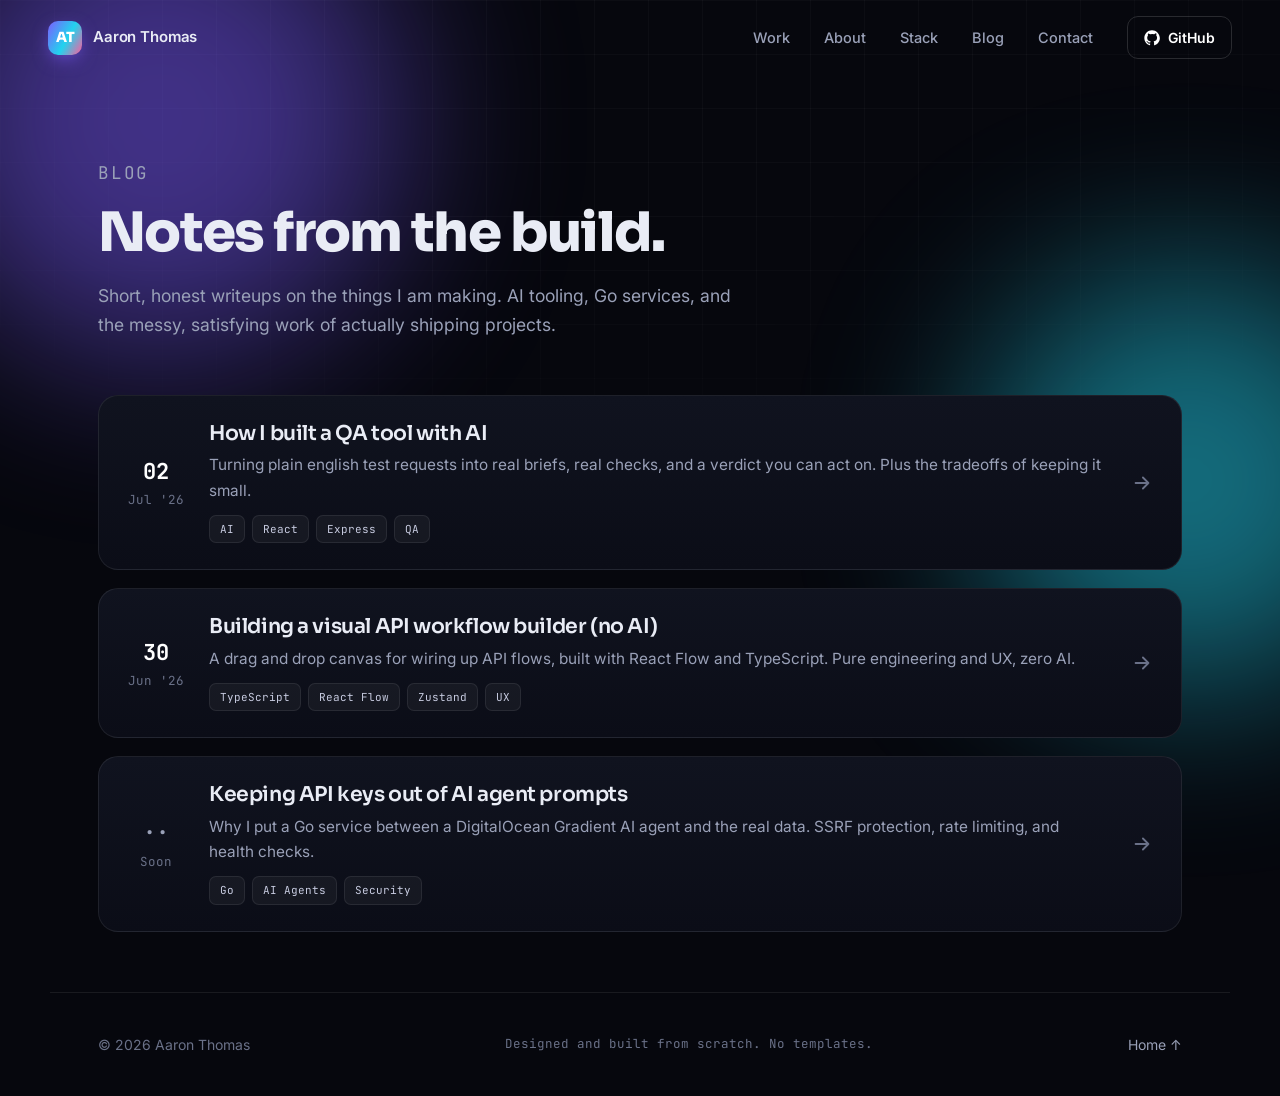
<file: blog/index.html>
<!doctype html>
<html lang="en">
<head>
  <meta charset="UTF-8" />
  <meta name="viewport" content="width=device-width, initial-scale=1.0" />
  <title>Blog · Aaron Thomas</title>
  <meta name="description" content="Notes on building software. AI tooling, Go services, and the craft of shipping projects, by Aaron Thomas." />
  <meta name="color-scheme" content="dark" />
  <link rel="preconnect" href="https://fonts.googleapis.com" />
  <link rel="preconnect" href="https://fonts.gstatic.com" crossorigin />
  <link href="https://fonts.googleapis.com/css2?family=Sora:wght@400;500;600;700;800&family=Inter:wght@400;500;600&family=JetBrains+Mono:wght@400;500&display=swap" rel="stylesheet" />
  <link rel="icon" href="data:image/svg+xml,<svg xmlns='http://www.w3.org/2000/svg' viewBox='0 0 100 100'><text y='.9em' font-size='90'>⚡</text></svg>" />
  <link rel="stylesheet" href="../styles.css" />
</head>
<body>
  <div class="bg-grid" aria-hidden="true"></div>
  <div class="bg-orbs" aria-hidden="true">
    <span class="orb orb--1"></span>
    <span class="orb orb--2"></span>
  </div>
  <div class="scroll-progress" aria-hidden="true"></div>

  <header class="nav is-scrolled" id="nav">
    <a href="../index.html" class="nav__brand">
      <span class="nav__mark">AT</span>
      <span class="nav__name">Aaron&nbsp;Thomas</span>
    </a>
    <nav class="nav__links" aria-label="Primary">
      <a href="../index.html#work">Work</a>
      <a href="../index.html#about">About</a>
      <a href="../index.html#stack">Stack</a>
      <a href="./index.html">Blog</a>
      <a href="../index.html#contact">Contact</a>
    </nav>
    <a class="nav__cta" href="https://github.com/ATKasem" target="_blank" rel="noopener">
      <svg viewBox="0 0 24 24" width="16" height="16" aria-hidden="true"><path fill="currentColor" d="M12 .5C5.7.5.5 5.7.5 12c0 5.1 3.3 9.4 7.9 10.9.6.1.8-.3.8-.6v-2c-3.2.7-3.9-1.5-3.9-1.5-.5-1.3-1.3-1.7-1.3-1.7-1.1-.7.1-.7.1-.7 1.2.1 1.8 1.2 1.8 1.2 1 1.8 2.8 1.3 3.5 1 .1-.8.4-1.3.7-1.6-2.6-.3-5.3-1.3-5.3-5.7 0-1.3.5-2.3 1.2-3.1-.1-.3-.5-1.5.1-3.1 0 0 1-.3 3.3 1.2a11.5 11.5 0 0 1 6 0C17.3 4.7 18.3 5 18.3 5c.6 1.6.2 2.8.1 3.1.8.8 1.2 1.8 1.2 3.1 0 4.4-2.7 5.4-5.3 5.7.4.4.8 1.1.8 2.2v3.3c0 .3.2.7.8.6 4.6-1.5 7.9-5.8 7.9-10.9C23.5 5.7 18.3.5 12 .5Z"/></svg>
      GitHub
    </a>
    <button class="nav__burger" aria-label="Toggle menu" aria-expanded="false"><span></span><span></span></button>
  </header>

  <main class="page">
    <div class="blog-head reveal">
      <p class="section__kicker">Blog</p>
      <h1>Notes from the build.</h1>
      <p>Short, honest writeups on the things I am making. AI tooling, Go services, and the messy, satisfying work of actually shipping projects.</p>
    </div>

    <div class="posts">
      <a href="./building-an-ai-qa-tool.html" class="post-card reveal">
        <div class="post-card__date"><b>02</b>Jul '26</div>
        <div class="post-card__main">
          <h3>How I built a QA tool with AI</h3>
          <p>Turning plain english test requests into real briefs, real checks, and a verdict you can act on. Plus the tradeoffs of keeping it small.</p>
          <div class="post-card__tags"><span>AI</span><span>React</span><span>Express</span><span>QA</span></div>
        </div>
        <svg class="post-card__arrow" viewBox="0 0 24 24" width="22" height="22" aria-hidden="true"><path fill="none" stroke="currentColor" stroke-width="2" stroke-linecap="round" stroke-linejoin="round" d="M5 12h14M13 6l6 6-6 6"/></svg>
      </a>

      <a href="./api-workflow-builder.html" class="post-card reveal">
        <div class="post-card__date"><b>30</b>Jun '26</div>
        <div class="post-card__main">
          <h3>Building a visual API workflow builder (no AI)</h3>
          <p>A drag and drop canvas for wiring up API flows, built with React Flow and TypeScript. Pure engineering and UX, zero AI.</p>
          <div class="post-card__tags"><span>TypeScript</span><span>React Flow</span><span>Zustand</span><span>UX</span></div>
        </div>
        <svg class="post-card__arrow" viewBox="0 0 24 24" width="22" height="22" aria-hidden="true"><path fill="none" stroke="currentColor" stroke-width="2" stroke-linecap="round" stroke-linejoin="round" d="M5 12h14M13 6l6 6-6 6"/></svg>
      </a>

      <div class="post-card post-card--soon reveal">
        <div class="post-card__date"><b>··</b>Soon</div>
        <div class="post-card__main">
          <h3>Keeping API keys out of AI agent prompts</h3>
          <p>Why I put a Go service between a DigitalOcean Gradient AI agent and the real data. SSRF protection, rate limiting, and health checks.</p>
          <div class="post-card__tags"><span>Go</span><span>AI Agents</span><span>Security</span></div>
        </div>
        <svg class="post-card__arrow" viewBox="0 0 24 24" width="22" height="22" aria-hidden="true"><path fill="none" stroke="currentColor" stroke-width="2" stroke-linecap="round" stroke-linejoin="round" d="M5 12h14M13 6l6 6-6 6"/></svg>
      </div>
    </div>
  </main>

  <footer class="footer">
    <span>© <span id="year"></span> Aaron Thomas</span>
    <span class="footer__mid">Designed and built from scratch. No templates.</span>
    <a href="../index.html#top" class="footer__top">Home ↑</a>
  </footer>

  <script src="../main.js"></script>
</body>
</html>
</file>
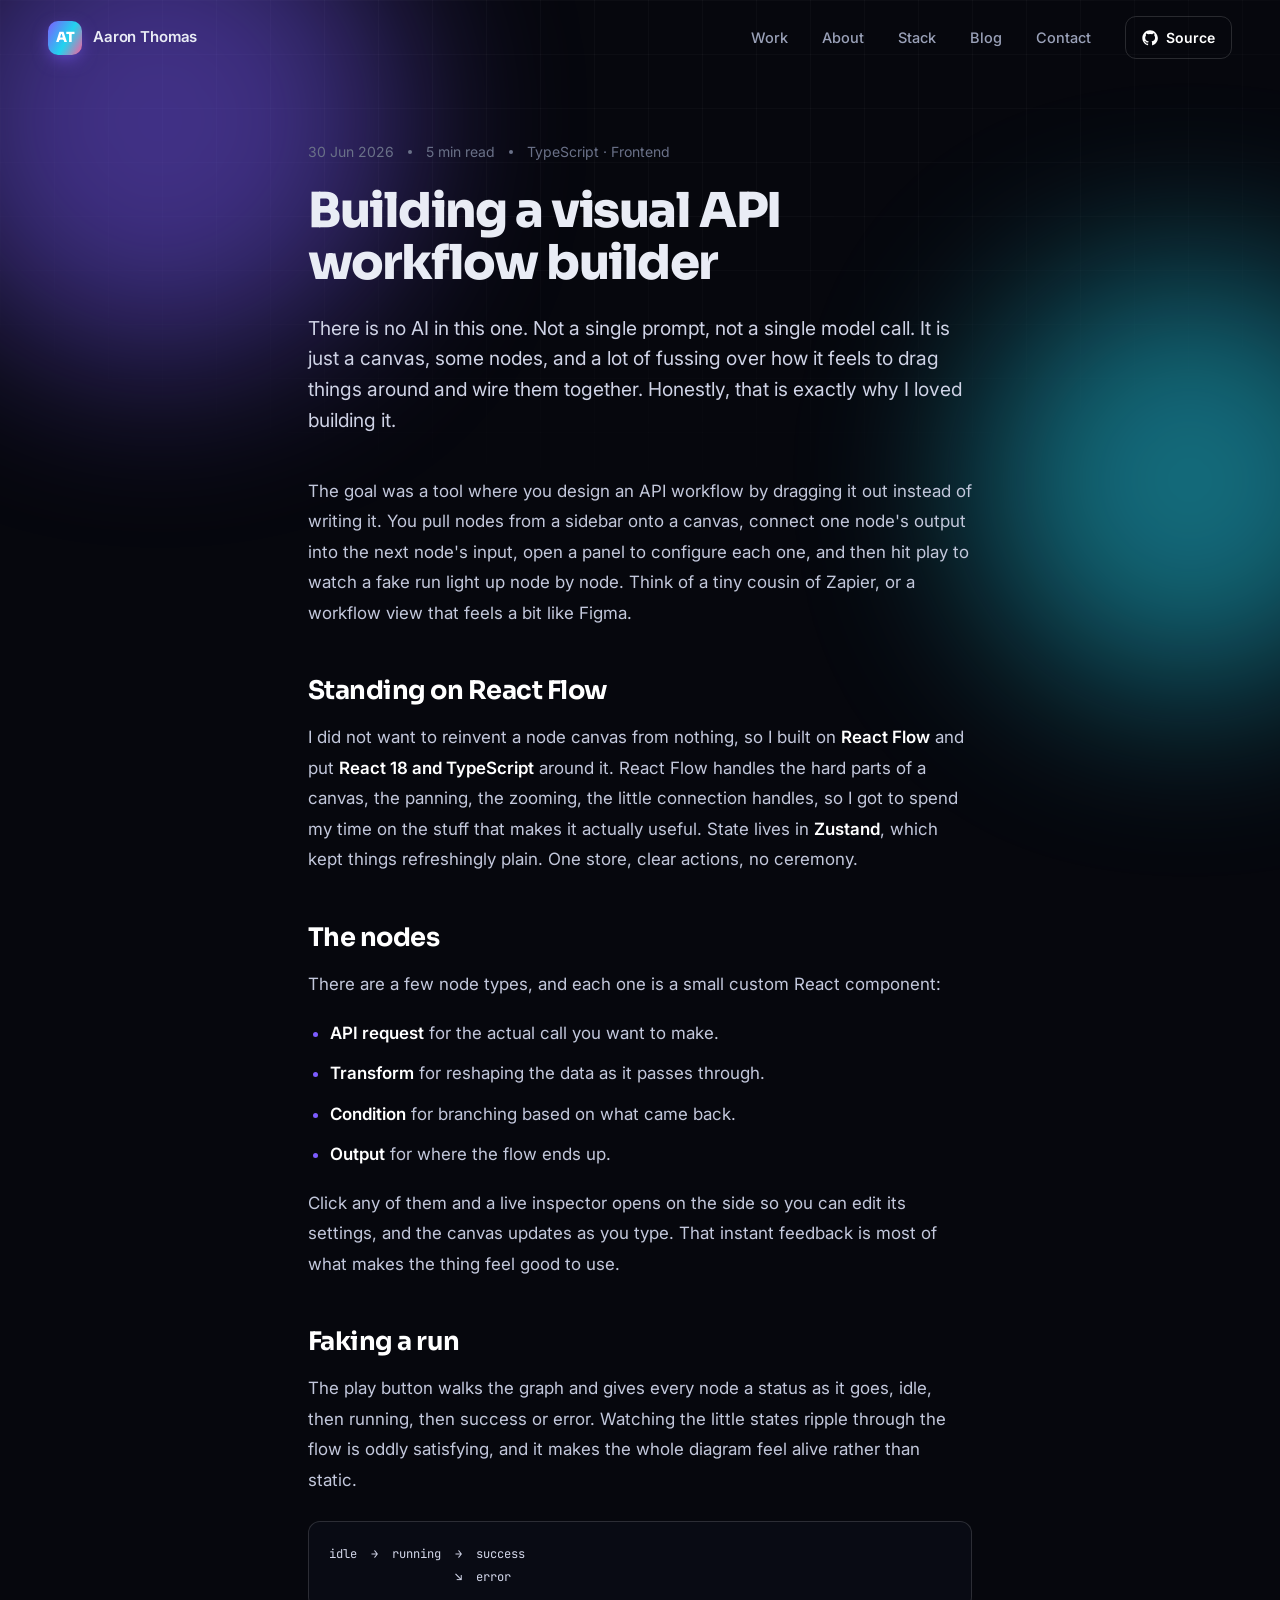
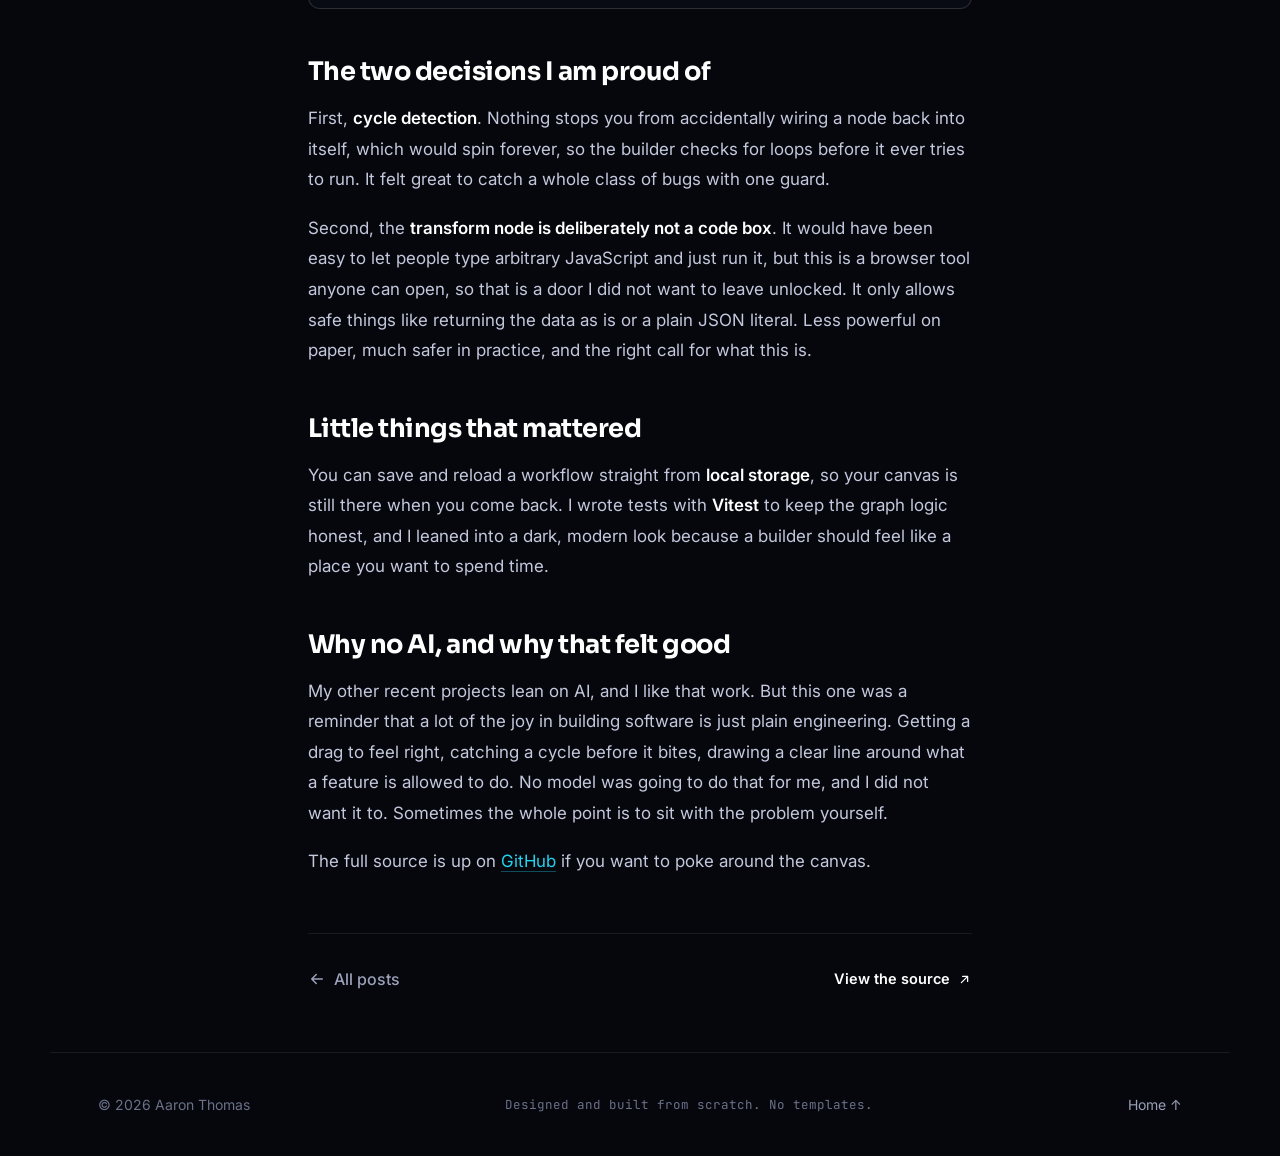
<file: blog/api-workflow-builder.html>
<!doctype html>
<html lang="en">
<head>
  <meta charset="UTF-8" />
  <meta name="viewport" content="width=device-width, initial-scale=1.0" />
  <title>Building a visual API workflow builder · Aaron Thomas</title>
  <meta name="description" content="A drag and drop canvas for wiring up API flows, built with React Flow, TypeScript, and Zustand. No AI anywhere in it, just engineering and a lot of care about how it feels." />
  <meta name="color-scheme" content="dark" />
  <link rel="preconnect" href="https://fonts.googleapis.com" />
  <link rel="preconnect" href="https://fonts.gstatic.com" crossorigin />
  <link href="https://fonts.googleapis.com/css2?family=Sora:wght@400;500;600;700;800&family=Inter:wght@400;500;600&family=JetBrains+Mono:wght@400;500&display=swap" rel="stylesheet" />
  <link rel="icon" href="data:image/svg+xml,<svg xmlns='http://www.w3.org/2000/svg' viewBox='0 0 100 100'><text y='.9em' font-size='90'>⚡</text></svg>" />
  <link rel="stylesheet" href="../styles.css" />
</head>
<body>
  <div class="bg-grid" aria-hidden="true"></div>
  <div class="bg-orbs" aria-hidden="true">
    <span class="orb orb--1"></span>
    <span class="orb orb--2"></span>
  </div>
  <div class="scroll-progress" aria-hidden="true"></div>

  <header class="nav is-scrolled" id="nav">
    <a href="../index.html" class="nav__brand">
      <span class="nav__mark">AT</span>
      <span class="nav__name">Aaron&nbsp;Thomas</span>
    </a>
    <nav class="nav__links" aria-label="Primary">
      <a href="../index.html#work">Work</a>
      <a href="../index.html#about">About</a>
      <a href="../index.html#stack">Stack</a>
      <a href="./index.html">Blog</a>
      <a href="../index.html#contact">Contact</a>
    </nav>
    <a class="nav__cta" href="https://github.com/ATKasem/Frontend-API-Drag-Drop-project" target="_blank" rel="noopener">
      <svg viewBox="0 0 24 24" width="16" height="16" aria-hidden="true"><path fill="currentColor" d="M12 .5C5.7.5.5 5.7.5 12c0 5.1 3.3 9.4 7.9 10.9.6.1.8-.3.8-.6v-2c-3.2.7-3.9-1.5-3.9-1.5-.5-1.3-1.3-1.7-1.3-1.7-1.1-.7.1-.7.1-.7 1.2.1 1.8 1.2 1.8 1.2 1 1.8 2.8 1.3 3.5 1 .1-.8.4-1.3.7-1.6-2.6-.3-5.3-1.3-5.3-5.7 0-1.3.5-2.3 1.2-3.1-.1-.3-.5-1.5.1-3.1 0 0 1-.3 3.3 1.2a11.5 11.5 0 0 1 6 0C17.3 4.7 18.3 5 18.3 5c.6 1.6.2 2.8.1 3.1.8.8 1.2 1.8 1.2 3.1 0 4.4-2.7 5.4-5.3 5.7.4.4.8 1.1.8 2.2v3.3c0 .3.2.7.8.6 4.6-1.5 7.9-5.8 7.9-10.9C23.5 5.7 18.3.5 12 .5Z"/></svg>
      Source
    </a>
    <button class="nav__burger" aria-label="Toggle menu" aria-expanded="false"><span></span><span></span></button>
  </header>

  <main class="page page--narrow">
    <article class="article reveal">
      <div class="article__meta">
        <span>30 Jun 2026</span>
        <span class="dot-sep"></span>
        <span>5 min read</span>
        <span class="dot-sep"></span>
        <span>TypeScript · Frontend</span>
      </div>

      <h1>Building a visual API workflow builder</h1>

      <p class="article__lead">
        There is no AI in this one. Not a single prompt, not a single model call. It is just a canvas, some
        nodes, and a lot of fussing over how it feels to drag things around and wire them together. Honestly,
        that is exactly why I loved building it.
      </p>

      <div class="article__body">
        <p>
          The goal was a tool where you design an API workflow by dragging it out instead of writing it. You
          pull nodes from a sidebar onto a canvas, connect one node's output into the next node's input, open a
          panel to configure each one, and then hit play to watch a fake run light up node by node. Think of a
          tiny cousin of Zapier, or a workflow view that feels a bit like Figma.
        </p>

        <h2>Standing on React Flow</h2>
        <p>
          I did not want to reinvent a node canvas from nothing, so I built on <strong>React Flow</strong> and
          put <strong>React 18 and TypeScript</strong> around it. React Flow handles the hard parts of a canvas,
          the panning, the zooming, the little connection handles, so I got to spend my time on the stuff that
          makes it actually useful. State lives in <strong>Zustand</strong>, which kept things refreshingly plain.
          One store, clear actions, no ceremony.
        </p>

        <h2>The nodes</h2>
        <p>
          There are a few node types, and each one is a small custom React component:
        </p>
        <ul>
          <li><strong>API request</strong> for the actual call you want to make.</li>
          <li><strong>Transform</strong> for reshaping the data as it passes through.</li>
          <li><strong>Condition</strong> for branching based on what came back.</li>
          <li><strong>Output</strong> for where the flow ends up.</li>
        </ul>
        <p>
          Click any of them and a live inspector opens on the side so you can edit its settings, and the canvas
          updates as you type. That instant feedback is most of what makes the thing feel good to use.
        </p>

        <h2>Faking a run</h2>
        <p>
          The play button walks the graph and gives every node a status as it goes, idle, then running, then
          success or error. Watching the little states ripple through the flow is oddly satisfying, and it makes
          the whole diagram feel alive rather than static.
        </p>
        <pre><code>idle  →  running  →  success
                  ↘  error</code></pre>

        <h2>The two decisions I am proud of</h2>
        <p>
          First, <strong>cycle detection</strong>. Nothing stops you from accidentally wiring a node back into
          itself, which would spin forever, so the builder checks for loops before it ever tries to run. It felt
          great to catch a whole class of bugs with one guard.
        </p>
        <p>
          Second, the <strong>transform node is deliberately not a code box</strong>. It would have been easy to
          let people type arbitrary JavaScript and just run it, but this is a browser tool anyone can open, so
          that is a door I did not want to leave unlocked. It only allows safe things like returning the data as
          is or a plain JSON literal. Less powerful on paper, much safer in practice, and the right call for what
          this is.
        </p>

        <h2>Little things that mattered</h2>
        <p>
          You can save and reload a workflow straight from <strong>local storage</strong>, so your canvas is
          still there when you come back. I wrote tests with <strong>Vitest</strong> to keep the graph logic
          honest, and I leaned into a dark, modern look because a builder should feel like a place you want to
          spend time.
        </p>

        <h2>Why no AI, and why that felt good</h2>
        <p>
          My other recent projects lean on AI, and I like that work. But this one was a reminder that a lot of
          the joy in building software is just plain engineering. Getting a drag to feel right, catching a cycle
          before it bites, drawing a clear line around what a feature is allowed to do. No model was going to do
          that for me, and I did not want it to. Sometimes the whole point is to sit with the problem yourself.
        </p>

        <p>
          The full source is up on <a href="https://github.com/ATKasem/Frontend-API-Drag-Drop-project" target="_blank" rel="noopener">GitHub</a>
          if you want to poke around the canvas.
        </p>
      </div>

      <div class="article__foot">
        <a href="./index.html" class="back-link">
          <svg viewBox="0 0 24 24" width="18" height="18" aria-hidden="true"><path fill="none" stroke="currentColor" stroke-width="2" stroke-linecap="round" stroke-linejoin="round" d="M19 12H5M11 18l-6-6 6-6"/></svg>
          All posts
        </a>
        <a href="https://github.com/ATKasem/Frontend-API-Drag-Drop-project" target="_blank" rel="noopener" class="link-arrow">
          View the source
          <svg viewBox="0 0 24 24" width="15" height="15" aria-hidden="true"><path fill="none" stroke="currentColor" stroke-width="2" stroke-linecap="round" stroke-linejoin="round" d="M7 17 17 7M9 7h8v8"/></svg>
        </a>
      </div>
    </article>
  </main>

  <footer class="footer">
    <span>© <span id="year"></span> Aaron Thomas</span>
    <span class="footer__mid">Designed and built from scratch. No templates.</span>
    <a href="../index.html#top" class="footer__top">Home ↑</a>
  </footer>

  <script src="../main.js"></script>
</body>
</html>
</file>
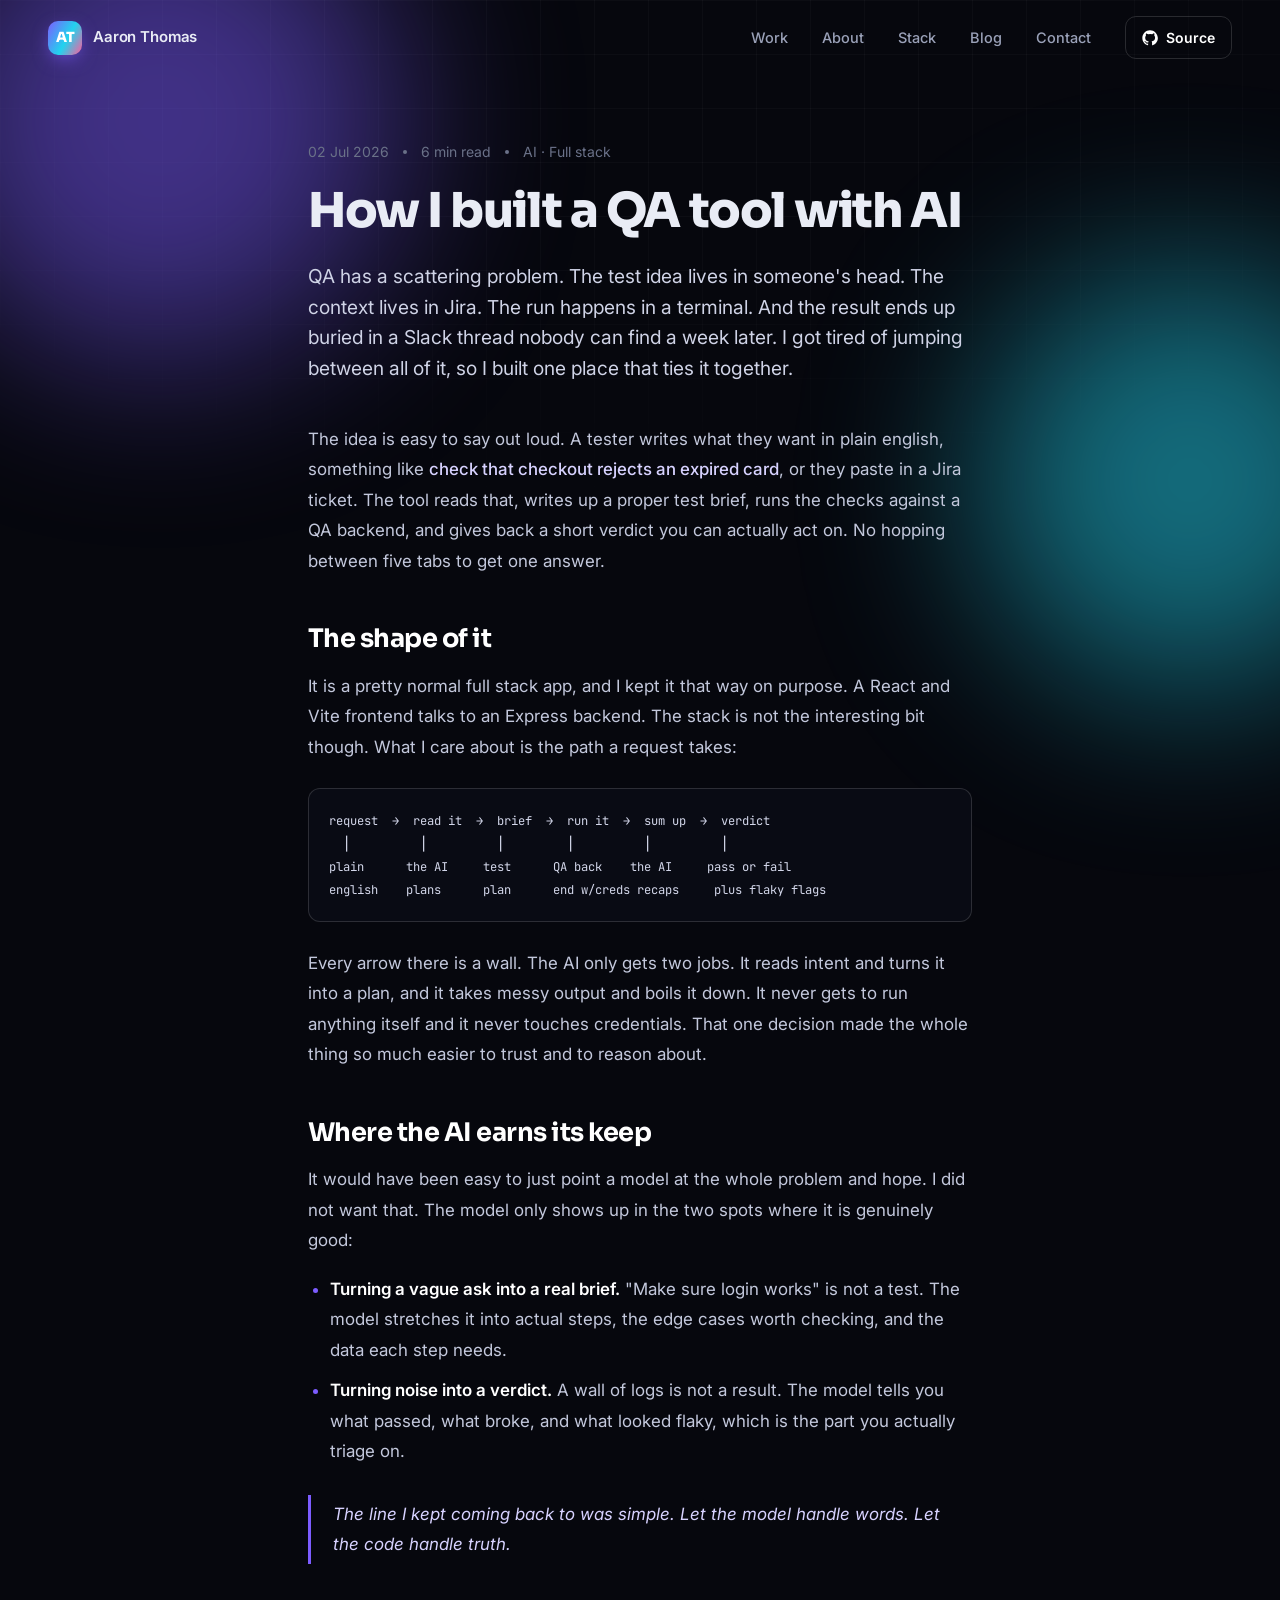
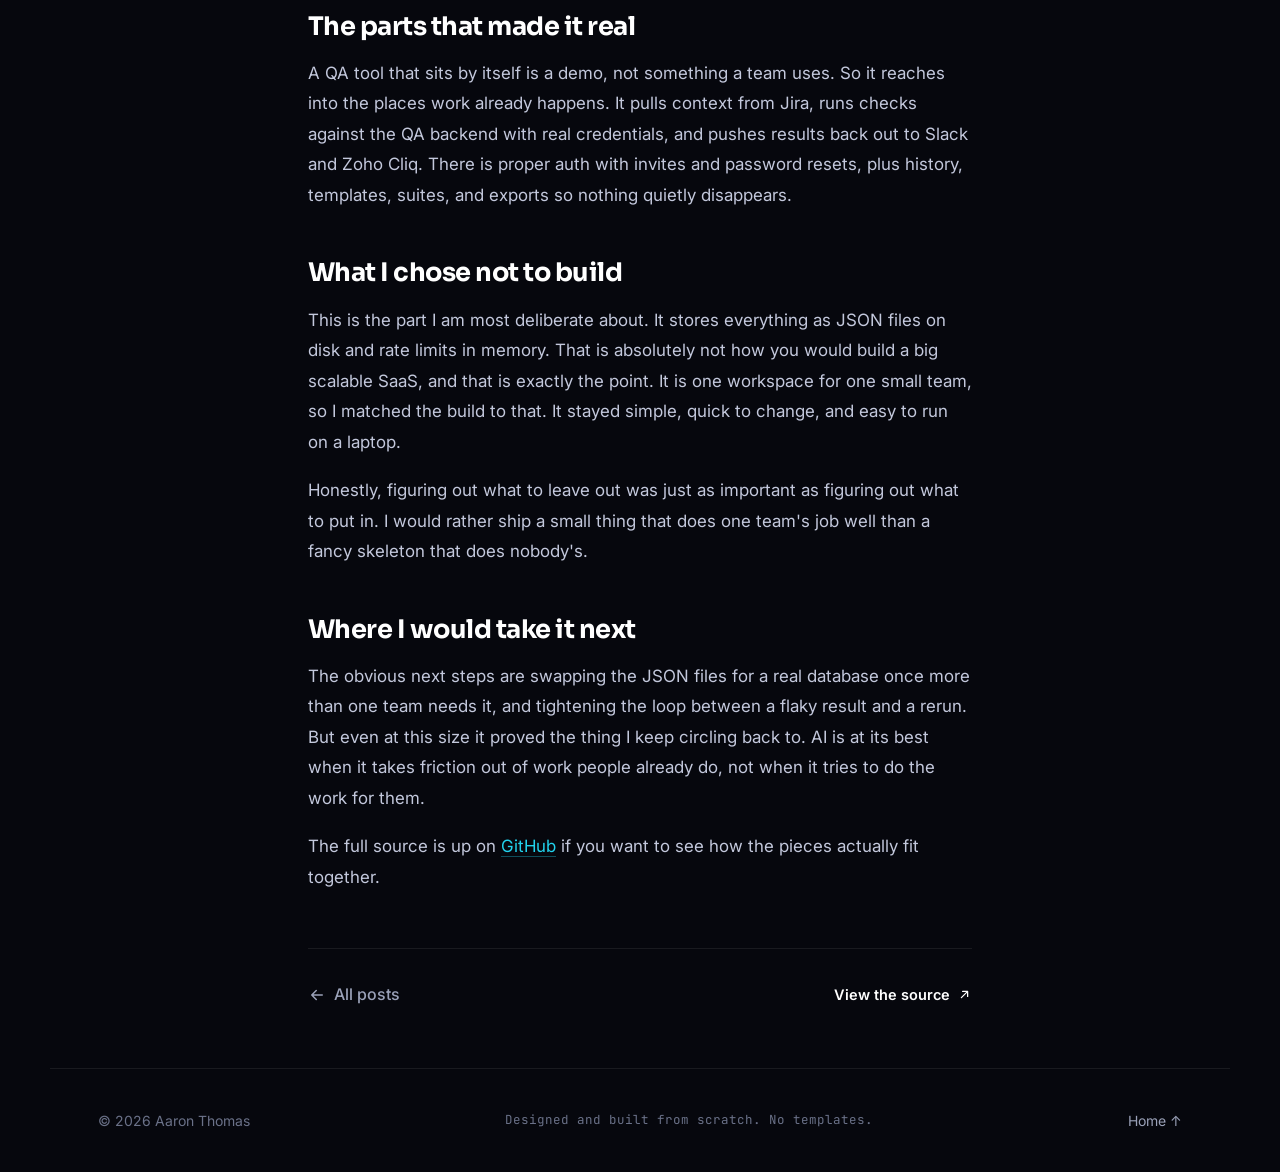
<file: blog/building-an-ai-qa-tool.html>
<!doctype html>
<html lang="en">
<head>
  <meta charset="UTF-8" />
  <meta name="viewport" content="width=device-width, initial-scale=1.0" />
  <title>How I built a QA tool with AI · Aaron Thomas</title>
  <meta name="description" content="Turning plain english test requests into structured briefs, real checks, and a verdict you can actually act on. Here is how I built it and what I chose to leave out." />
  <meta name="color-scheme" content="dark" />
  <link rel="preconnect" href="https://fonts.googleapis.com" />
  <link rel="preconnect" href="https://fonts.gstatic.com" crossorigin />
  <link href="https://fonts.googleapis.com/css2?family=Sora:wght@400;500;600;700;800&family=Inter:wght@400;500;600&family=JetBrains+Mono:wght@400;500&display=swap" rel="stylesheet" />
  <link rel="icon" href="data:image/svg+xml,<svg xmlns='http://www.w3.org/2000/svg' viewBox='0 0 100 100'><text y='.9em' font-size='90'>⚡</text></svg>" />
  <link rel="stylesheet" href="../styles.css" />
</head>
<body>
  <div class="bg-grid" aria-hidden="true"></div>
  <div class="bg-orbs" aria-hidden="true">
    <span class="orb orb--1"></span>
    <span class="orb orb--2"></span>
  </div>
  <div class="scroll-progress" aria-hidden="true"></div>

  <header class="nav is-scrolled" id="nav">
    <a href="../index.html" class="nav__brand">
      <span class="nav__mark">AT</span>
      <span class="nav__name">Aaron&nbsp;Thomas</span>
    </a>
    <nav class="nav__links" aria-label="Primary">
      <a href="../index.html#work">Work</a>
      <a href="../index.html#about">About</a>
      <a href="../index.html#stack">Stack</a>
      <a href="./index.html">Blog</a>
      <a href="../index.html#contact">Contact</a>
    </nav>
    <a class="nav__cta" href="https://github.com/ATKasem/QAToolProject" target="_blank" rel="noopener">
      <svg viewBox="0 0 24 24" width="16" height="16" aria-hidden="true"><path fill="currentColor" d="M12 .5C5.7.5.5 5.7.5 12c0 5.1 3.3 9.4 7.9 10.9.6.1.8-.3.8-.6v-2c-3.2.7-3.9-1.5-3.9-1.5-.5-1.3-1.3-1.7-1.3-1.7-1.1-.7.1-.7.1-.7 1.2.1 1.8 1.2 1.8 1.2 1 1.8 2.8 1.3 3.5 1 .1-.8.4-1.3.7-1.6-2.6-.3-5.3-1.3-5.3-5.7 0-1.3.5-2.3 1.2-3.1-.1-.3-.5-1.5.1-3.1 0 0 1-.3 3.3 1.2a11.5 11.5 0 0 1 6 0C17.3 4.7 18.3 5 18.3 5c.6 1.6.2 2.8.1 3.1.8.8 1.2 1.8 1.2 3.1 0 4.4-2.7 5.4-5.3 5.7.4.4.8 1.1.8 2.2v3.3c0 .3.2.7.8.6 4.6-1.5 7.9-5.8 7.9-10.9C23.5 5.7 18.3.5 12 .5Z"/></svg>
      Source
    </a>
    <button class="nav__burger" aria-label="Toggle menu" aria-expanded="false"><span></span><span></span></button>
  </header>

  <main class="page page--narrow">
    <article class="article reveal">
      <div class="article__meta">
        <span>02 Jul 2026</span>
        <span class="dot-sep"></span>
        <span>6 min read</span>
        <span class="dot-sep"></span>
        <span>AI · Full stack</span>
      </div>

      <h1>How I built a QA tool with AI</h1>

      <p class="article__lead">
        QA has a scattering problem. The test idea lives in someone's head. The context lives in Jira. The run
        happens in a terminal. And the result ends up buried in a Slack thread nobody can find a week later. I got
        tired of jumping between all of it, so I built one place that ties it together.
      </p>

      <div class="article__body">
        <p>
          The idea is easy to say out loud. A tester writes what they want in plain english, something like
          <em>check that checkout rejects an expired card</em>, or they paste in a Jira ticket. The tool reads
          that, writes up a proper test brief, runs the checks against a QA backend, and gives back a short verdict
          you can actually act on. No hopping between five tabs to get one answer.
        </p>

        <h2>The shape of it</h2>
        <p>
          It is a pretty normal full stack app, and I kept it that way on purpose. A React and Vite frontend talks
          to an Express backend. The stack is not the interesting bit though. What I care about is the path a
          request takes:
        </p>

        <pre><code>request  →  read it  →  brief  →  run it  →  sum up  →  verdict
  │          │          │         │          │          │
plain      the AI     test      QA back    the AI     pass or fail
english    plans      plan      end w/creds recaps     plus flaky flags</code></pre>

        <p>
          Every arrow there is a wall. The AI only gets two jobs. It reads intent and turns it into a plan, and it
          takes messy output and boils it down. It never gets to run anything itself and it never touches
          credentials. That one decision made the whole thing so much easier to trust and to reason about.
        </p>

        <h2>Where the AI earns its keep</h2>
        <p>
          It would have been easy to just point a model at the whole problem and hope. I did not want that. The
          model only shows up in the two spots where it is genuinely good:
        </p>
        <ul>
          <li><strong>Turning a vague ask into a real brief.</strong> "Make sure login works" is not a test. The
          model stretches it into actual steps, the edge cases worth checking, and the data each step needs.</li>
          <li><strong>Turning noise into a verdict.</strong> A wall of logs is not a result. The model tells you
          what passed, what broke, and what looked flaky, which is the part you actually triage on.</li>
        </ul>
        <blockquote>
          The line I kept coming back to was simple. Let the model handle words. Let the code handle truth.
        </blockquote>

        <h2>The parts that made it real</h2>
        <p>
          A QA tool that sits by itself is a demo, not something a team uses. So it reaches into the places work
          already happens. It pulls context from Jira, runs checks against the QA backend with real credentials,
          and pushes results back out to Slack and Zoho Cliq. There is proper auth with invites and password
          resets, plus history, templates, suites, and exports so nothing quietly disappears.
        </p>

        <h2>What I chose not to build</h2>
        <p>
          This is the part I am most deliberate about. It stores everything as JSON files on disk and rate limits
          in memory. That is absolutely not how you would build a big scalable SaaS, and that is exactly the point.
          It is one workspace for one small team, so I matched the build to that. It stayed simple, quick to change,
          and easy to run on a laptop.
        </p>
        <p>
          Honestly, figuring out what to leave out was just as important as figuring out what to put in. I would
          rather ship a small thing that does one team's job well than a fancy skeleton that does nobody's.
        </p>

        <h2>Where I would take it next</h2>
        <p>
          The obvious next steps are swapping the JSON files for a real database once more than one team needs it,
          and tightening the loop between a flaky result and a rerun. But even at this size it proved the thing I
          keep circling back to. AI is at its best when it takes friction out of work people already do, not when
          it tries to do the work for them.
        </p>

        <p>
          The full source is up on <a href="https://github.com/ATKasem/QAToolProject" target="_blank" rel="noopener">GitHub</a>
          if you want to see how the pieces actually fit together.
        </p>
      </div>

      <div class="article__foot">
        <a href="./index.html" class="back-link">
          <svg viewBox="0 0 24 24" width="18" height="18" aria-hidden="true"><path fill="none" stroke="currentColor" stroke-width="2" stroke-linecap="round" stroke-linejoin="round" d="M19 12H5M11 18l-6-6 6-6"/></svg>
          All posts
        </a>
        <a href="https://github.com/ATKasem/QAToolProject" target="_blank" rel="noopener" class="link-arrow">
          View the source
          <svg viewBox="0 0 24 24" width="15" height="15" aria-hidden="true"><path fill="none" stroke="currentColor" stroke-width="2" stroke-linecap="round" stroke-linejoin="round" d="M7 17 17 7M9 7h8v8"/></svg>
        </a>
      </div>
    </article>
  </main>

  <footer class="footer">
    <span>© <span id="year"></span> Aaron Thomas</span>
    <span class="footer__mid">Designed and built from scratch. No templates.</span>
    <a href="../index.html#top" class="footer__top">Home ↑</a>
  </footer>

  <script src="../main.js"></script>
</body>
</html>
</file>
<file: styles.css>
/* =========================================================
   Aaron Thomas — Portfolio
   Design system + layout + motion
   ========================================================= */

:root {
  --bg:        #06070d;
  --bg-soft:   #0b0d17;
  --panel:     #10131f;
  --panel-2:   #151a2b;
  --line:      rgba(255,255,255,.08);
  --line-2:    rgba(255,255,255,.14);
  --text:      #e9ecf5;
  --muted:     #9aa1b8;
  --muted-2:   #6a7188;

  --accent:    #7c5cff;   /* violet */
  --accent-2:  #22d3ee;   /* cyan   */
  --accent-3:  #ff5c9d;   /* pink   */

  --grad: linear-gradient(120deg, var(--accent), var(--accent-2) 55%, var(--accent-3));
  --radius: 20px;
  --radius-sm: 12px;
  --shadow: 0 30px 80px -30px rgba(0,0,0,.9);
  --max: 1180px;
  --ease: cubic-bezier(.22,.61,.36,1);
}

* { box-sizing: border-box; }
html { scroll-behavior: smooth; -webkit-font-smoothing: antialiased; }

body {
  margin: 0;
  background: var(--bg);
  color: var(--text);
  font-family: "Inter", system-ui, -apple-system, sans-serif;
  font-size: 16px;
  line-height: 1.65;
  overflow-x: hidden;
  position: relative;
}

h1,h2,h3,h4 { font-family: "Sora", sans-serif; line-height: 1.1; letter-spacing: -.02em; margin: 0; }
a { color: inherit; text-decoration: none; }
strong { color: #fff; font-weight: 600; }
em { color: #d7d2ff; font-style: normal; font-weight: 500; }

::selection { background: var(--accent); color: #fff; }

/* ---------- Backgrounds ---------- */
.bg-grid {
  position: fixed; inset: 0; z-index: -3;
  background-image:
    linear-gradient(rgba(255,255,255,.028) 1px, transparent 1px),
    linear-gradient(90deg, rgba(255,255,255,.028) 1px, transparent 1px);
  background-size: 54px 54px;
  mask-image: radial-gradient(ellipse 80% 60% at 50% 0%, #000 40%, transparent 100%);
}
.bg-orbs { position: fixed; inset: 0; z-index: -2; overflow: hidden; }
.orb {
  position: absolute; border-radius: 50%; filter: blur(90px); opacity: .5;
  animation: float 18s var(--ease) infinite alternate;
}
.orb--1 { width: 480px; height: 480px; background: var(--accent);   top: -120px; left: -80px; }
.orb--2 { width: 420px; height: 420px; background: var(--accent-2); top: 30%; right: -120px; animation-delay: -6s; }
.orb--3 { width: 380px; height: 380px; background: var(--accent-3); bottom: -140px; left: 35%; opacity: .35; animation-delay: -11s; }
@keyframes float {
  from { transform: translate3d(0,0,0) scale(1); }
  to   { transform: translate3d(40px,-40px,0) scale(1.15); }
}

.scroll-progress {
  position: fixed; top: 0; left: 0; height: 3px; width: 0%;
  background: var(--grad); z-index: 100; transition: width .1s linear;
  box-shadow: 0 0 18px rgba(124,92,255,.7);
}

/* ---------- Nav ---------- */
.nav {
  position: fixed; top: 0; left: 0; right: 0; z-index: 90;
  display: flex; align-items: center; gap: 20px;
  padding: 16px clamp(18px, 5vw, 48px);
  transition: background .3s var(--ease), border-color .3s, padding .3s var(--ease);
  border-bottom: 1px solid transparent;
}
.nav.is-scrolled {
  background: rgba(6,7,13,.72);
  backdrop-filter: blur(16px);
  border-bottom-color: var(--line);
  padding-top: 12px; padding-bottom: 12px;
}
.nav__brand { display: flex; align-items: center; gap: 11px; font-weight: 600; }
.nav__mark {
  display: grid; place-items: center; width: 34px; height: 34px; border-radius: 10px;
  background: var(--grad); color: #fff; font-family: "Sora"; font-weight: 800; font-size: 14px;
  box-shadow: 0 6px 20px -6px var(--accent);
}
.nav__name { font-size: 15px; letter-spacing: -.01em; }
.nav__links { display: flex; gap: 6px; margin-left: auto; }
.nav__links a {
  padding: 8px 14px; border-radius: 10px; color: var(--muted); font-size: 14.5px; font-weight: 500;
  transition: color .2s, background .2s;
}
.nav__links a:hover { color: #fff; background: rgba(255,255,255,.05); }
.nav__cta {
  display: inline-flex; align-items: center; gap: 8px;
  padding: 9px 16px; border-radius: 11px; font-size: 14px; font-weight: 600;
  border: 1px solid var(--line-2); color: #fff;
  transition: border-color .2s, transform .2s var(--ease), background .2s;
}
.nav__cta:hover { border-color: var(--accent); background: rgba(124,92,255,.12); transform: translateY(-1px); }
.nav__burger { display: none; }

/* ---------- Buttons ---------- */
.btn {
  display: inline-flex; align-items: center; gap: 9px;
  padding: 13px 22px; border-radius: 13px; font-weight: 600; font-size: 15px;
  cursor: pointer; border: 1px solid transparent;
  transition: transform .22s var(--ease), box-shadow .25s, background .25s, border-color .25s;
}
.btn svg { transition: transform .25s var(--ease); }
.btn--primary {
  background: var(--grad); color: #fff; background-size: 160% 160%;
  box-shadow: 0 14px 40px -12px rgba(124,92,255,.7);
}
.btn--primary:hover { transform: translateY(-2px); box-shadow: 0 20px 50px -12px rgba(124,92,255,.85); }
.btn--primary:hover svg { transform: translateX(4px); }
.btn--ghost { border-color: var(--line-2); color: var(--text); background: rgba(255,255,255,.03); }
.btn--ghost:hover { border-color: var(--accent-2); color: #fff; transform: translateY(-2px); background: rgba(34,211,238,.08); }

/* ---------- Hero ---------- */
.hero {
  min-height: 100svh; display: grid; place-items: center; position: relative;
  padding: 120px clamp(18px, 5vw, 48px) 80px;
  max-width: var(--max); margin: 0 auto;
}
.hero__inner { max-width: 860px; text-align: center; }
.hero__eyebrow {
  display: inline-flex; align-items: center; gap: 9px;
  padding: 7px 15px; border-radius: 999px; margin: 0 0 26px;
  background: rgba(255,255,255,.04); border: 1px solid var(--line);
  color: var(--muted); font-size: 13.5px; font-weight: 500;
}
.pulse { width: 8px; height: 8px; border-radius: 50%; background: #34e39a; box-shadow: 0 0 0 0 rgba(52,227,154,.6); animation: pulse 2.2s infinite; }
@keyframes pulse { 0%{box-shadow:0 0 0 0 rgba(52,227,154,.55)} 70%{box-shadow:0 0 0 9px rgba(52,227,154,0)} 100%{box-shadow:0 0 0 0 rgba(52,227,154,0)} }

.hero__title { font-size: clamp(2.5rem, 7vw, 5rem); font-weight: 800; letter-spacing: -.035em; }
.grad-text {
  background: var(--grad); -webkit-background-clip: text; background-clip: text; color: transparent;
  background-size: 200% auto; animation: shimmer 6s linear infinite; display: inline-block;
}
@keyframes shimmer { to { background-position: 200% center; } }

.hero__lead { font-size: clamp(1.05rem, 2.2vw, 1.3rem); color: var(--muted); max-width: 620px; margin: 26px auto 0; }
.hero__actions { display: flex; gap: 14px; justify-content: center; flex-wrap: wrap; margin-top: 38px; }
.hero__stats {
  display: flex; gap: clamp(28px, 6vw, 64px); justify-content: center; margin: 62px 0 0; flex-wrap: wrap;
}
.hero__stats div { text-align: center; }
.hero__stats dt { font-family: "Sora"; font-size: clamp(1.7rem, 4vw, 2.4rem); font-weight: 800; background: var(--grad); -webkit-background-clip: text; background-clip: text; color: transparent; }
.hero__stats dd { margin: 4px 0 0; color: var(--muted-2); font-size: 13px; text-transform: uppercase; letter-spacing: .12em; }

.hero__scroll {
  position: absolute; bottom: 30px; left: 50%; transform: translateX(-50%);
  width: 26px; height: 42px; border: 2px solid var(--line-2); border-radius: 20px;
}
.hero__scroll span { position: absolute; top: 8px; left: 50%; transform: translateX(-50%); width: 4px; height: 8px; background: var(--accent-2); border-radius: 4px; animation: scroll 1.8s var(--ease) infinite; }
@keyframes scroll { 0%{opacity:0;transform:translate(-50%,0)} 40%{opacity:1} 80%{opacity:0;transform:translate(-50%,14px)} 100%{opacity:0} }

/* ---------- Marquee ---------- */
.marquee { overflow: hidden; border-block: 1px solid var(--line); padding: 18px 0; background: rgba(255,255,255,.015); mask-image: linear-gradient(90deg, transparent, #000 12%, #000 88%, transparent); }
.marquee__track { display: flex; align-items: center; gap: 16px; white-space: nowrap; width: max-content; animation: marquee 40s linear infinite; }
@keyframes marquee { to { transform: translateX(-50%); } }

.marquee--tech .marquee__track { gap: 18px; }
.marquee__word {
  flex-shrink: 0;
  font-family: "Sora", sans-serif;
  font-weight: 700;
  font-size: 1.2rem;
  letter-spacing: -.02em;
  transition: filter .2s, transform .2s;
}
.marquee__word:hover { transform: translateY(-1px); filter: brightness(1.15); }
.marquee__word--react { color: #61DAFB !important; }
.marquee__word--ts { color: #3178C6 !important; }
.marquee__word--go { color: #00ADD8 !important; }
.marquee__word--node { color: #5FA04E !important; }
.marquee__word--express { color: #D4D4D8 !important; }
.marquee__word--chatgpt { color: #10A37F !important; }
.marquee__word--flow { color: #FF0072 !important; }
.marquee__word--vite { color: #A3A8FF !important; }
.marquee__word--docker { color: #2496ED !important; }
.marquee__word--rest { color: #85EA2D !important; }
.marquee__word--zustand { color: #E4C590 !important; }

.marquee--tech:hover .marquee__track,
.marquee--orgs:hover .marquee__track { animation-play-state: paused; }

.oss__marquee-label {
  margin: 0 auto 10px;
  max-width: var(--max);
  padding: 0 clamp(18px, 5vw, 48px);
  font-family: "JetBrains Mono", monospace;
  font-size: 12px;
  letter-spacing: .1em;
  text-transform: uppercase;
  color: #fff;
}

/* Company strip — full width; slower than the frameworks marquee */
.marquee--orgs {
  width: 100%;
  margin: 0;
  padding: 16px 0;
  border-radius: 0;
}
.marquee--orgs .marquee__track { animation-duration: 64s; }

.marquee__dot {
  font-family: "Sora", sans-serif;
  font-weight: 600;
  font-size: 1rem;
  color: var(--muted-2);
  flex-shrink: 0;
}
.marquee__chip,
.marquee__org {
  display: inline-flex;
  align-items: center;
  gap: 9px;
  flex-shrink: 0;
  padding: 6px 14px 6px 8px;
  border-radius: 999px;
  border: 1px solid var(--line);
  background: rgba(255,255,255,.045);
  font-family: "Sora", sans-serif;
  font-weight: 600;
  font-size: 1.02rem;
  color: #e9ecf5;
  transition: border-color .2s, background .2s, color .2s;
}
.marquee__chip img,
.marquee__org img,
.marquee__org-icon {
  width: 22px;
  height: 22px;
  border-radius: 6px;
  object-fit: cover;
  background: rgba(255,255,255,.06);
  box-sizing: border-box;
}
.marquee__org-icon--brand {
  object-fit: contain;
  padding: 2px;
  background: #000;
}
.marquee__chip:hover,
.marquee__org:hover {
  border-color: rgba(34,211,238,.5);
  background: rgba(34,211,238,.1);
  color: #fff;
}
@media (prefers-reduced-motion: reduce) {
  .marquee__track { animation: none; }
}

/* ---------- Sections ---------- */
.section { max-width: var(--max); margin: 0 auto; padding: clamp(80px, 12vw, 140px) clamp(18px, 5vw, 48px); }
.section__head { max-width: 640px; margin-bottom: 40px; }
.section--oss-intro {
  padding-top: clamp(80px, 12vw, 140px);
  padding-bottom: 16px;
}
.section--oss-intro .section__head { margin-bottom: 0; }
.section--oss-body {
  padding-top: 20px;
  padding-bottom: clamp(80px, 12vw, 140px);
}
.section__kicker { font-family: "JetBrains Mono", monospace; font-size: 13px; letter-spacing: .1em; color: var(--accent-2); text-transform: uppercase; margin: 0 0 16px; }
.section__title { font-size: clamp(2rem, 4.5vw, 3.1rem); font-weight: 700; }
.section__sub { color: var(--muted); font-size: 1.08rem; margin-top: 18px; }

/* ---------- Projects ---------- */
.projects { display: flex; flex-direction: column; gap: 26px; }
.projects__grid { display: grid; grid-template-columns: repeat(2, 1fr); gap: 26px; }

.project {
  position: relative; border: 1px solid var(--line); border-radius: var(--radius);
  background: linear-gradient(180deg, var(--panel), var(--bg-soft));
  padding: 30px; transition: transform .35s var(--ease), border-color .35s, box-shadow .35s;
  overflow: hidden;
}
.project::before {
  content: ""; position: absolute; inset: 0; border-radius: inherit; padding: 1px;
  background: var(--grad); opacity: 0;
  -webkit-mask: linear-gradient(#000 0 0) content-box, linear-gradient(#000 0 0);
  -webkit-mask-composite: xor; mask-composite: exclude; transition: opacity .35s;
  pointer-events: none;
}
.project:hover { transform: translateY(-6px); box-shadow: var(--shadow); }
.project:hover::before { opacity: .9; }

.project--feature { display: grid; grid-template-columns: 1.1fr .9fr; gap: 20px; padding: 0; align-items: stretch; }
.project--feature .project__body { padding: 40px; }
.project--muted { background: linear-gradient(180deg, #0c0e18, var(--bg-soft)); }

.project__top { display: flex; align-items: center; gap: 12px; margin-bottom: 18px; }
.project__index { font-family: "JetBrains Mono", monospace; color: var(--muted-2); font-size: 14px; }
.project__title { font-size: 1.35rem; font-weight: 600; margin-bottom: 12px; }
.project--feature .project__title { font-size: clamp(1.5rem, 3vw, 2rem); }
.project__desc { color: var(--muted); font-size: .97rem; }
.project__tags { list-style: none; display: flex; flex-wrap: wrap; gap: 8px; padding: 0; margin: 20px 0; }
.project__tags li {
  font-family: "JetBrains Mono", monospace; font-size: 12px; color: #c7cbe0;
  padding: 5px 11px; border-radius: 8px; background: rgba(255,255,255,.045); border: 1px solid var(--line);
}
.project__links { display: flex; align-items: center; justify-content: space-between; gap: 12px; flex-wrap: wrap; }
.project__meta { font-family: "JetBrains Mono", monospace; font-size: 12px; color: var(--muted-2); }

.tag { font-size: 12px; font-weight: 600; letter-spacing: .02em; color: var(--muted); padding: 5px 11px; border-radius: 999px; border: 1px solid var(--line); background: rgba(255,255,255,.03); }
.tag--accent { color: #fff; background: rgba(124,92,255,.18); border-color: rgba(124,92,255,.5); }

.link-arrow { display: inline-flex; align-items: center; gap: 7px; font-weight: 600; font-size: 14.5px; color: #fff; }
.link-arrow svg { transition: transform .25s var(--ease); }
.link-arrow:hover { color: var(--accent-2); }
.link-arrow:hover svg { transform: translate(3px,-3px); }

/* Feature mock visual */
.project__visual { display: grid; place-items: center; padding: 30px 30px 30px 0; }
.mock {
  width: 100%; border-radius: 16px; border: 1px solid var(--line-2);
  background: #090b14; box-shadow: 0 20px 60px -20px #000; overflow: hidden;
}
.mock__bar { display: flex; gap: 7px; padding: 13px 15px; border-bottom: 1px solid var(--line); background: rgba(255,255,255,.02); }
.mock__bar i { width: 11px; height: 11px; border-radius: 50%; background: #2a2f45; }
.mock__bar i:first-child { background: #ff5f57; } .mock__bar i:nth-child(2){ background:#febc2e; } .mock__bar i:nth-child(3){ background:#28c840; }
.mock__body { padding: 20px; display: flex; flex-direction: column; gap: 16px; }
.mock__line { font-family: "JetBrains Mono", monospace; font-size: 12.5px; }
.mock__line--prompt { color: var(--accent-2); }
.mock__row { display: flex; gap: 8px; }
.chip { font-family: "JetBrains Mono"; font-size: 11px; padding: 4px 10px; border-radius: 7px; background: rgba(255,255,255,.05); color: var(--muted); border: 1px solid var(--line); }
.chip--ok { background: rgba(52,227,154,.14); color: #6ff0b6; border-color: rgba(52,227,154,.35); }
.mock__bars { display: flex; align-items: flex-end; gap: 8px; height: 70px; }
.mock__bars i { flex: 1; height: var(--h); border-radius: 6px 6px 0 0; background: var(--grad); opacity: .8; animation: grow 1.4s var(--ease) both; }
.mock__bars i:nth-child(2){animation-delay:.1s} .mock__bars i:nth-child(3){animation-delay:.2s} .mock__bars i:nth-child(4){animation-delay:.3s} .mock__bars i:nth-child(5){animation-delay:.4s}
@keyframes grow { from { height: 0; opacity: 0; } }
.mock__verdict { font-family: "JetBrains Mono"; font-size: 12px; color: var(--muted); display: flex; align-items: center; gap: 8px; }
.mock__verdict .dot { width: 8px; height: 8px; border-radius: 50%; background: #34e39a; box-shadow: 0 0 10px #34e39a; }

/* ---------- About ---------- */
.section--about { position: relative; }
.about { display: grid; grid-template-columns: 1.3fr .7fr; gap: 48px; align-items: start; }
.about__text p { color: var(--muted); font-size: 1.05rem; margin: 20px 0 0; }
.about__text .section__title { margin-top: 16px; max-width: 15ch; }
.about__pills { display: flex; flex-wrap: wrap; gap: 10px; margin-top: 28px; }
.about__pills span { padding: 8px 15px; border-radius: 999px; border: 1px solid var(--line-2); font-size: 14px; color: #d3d7ea; background: rgba(255,255,255,.03); }

.about__card {
  border: 1px solid var(--line); border-radius: var(--radius);
  background: linear-gradient(180deg, var(--panel-2), var(--panel));
  padding: 28px; position: sticky; top: 100px; box-shadow: var(--shadow);
}
.about__cardhead { display: flex; align-items: center; gap: 14px; padding-bottom: 20px; border-bottom: 1px solid var(--line); }
.avatar { width: 52px; height: 52px; border-radius: 14px; background: var(--grad); display: grid; place-items: center; font-family: "Sora"; font-weight: 800; color: #fff; box-shadow: 0 8px 24px -8px var(--accent); }
.about__cardhead strong { display: block; font-size: 16px; }
.about__cardhead span { color: var(--muted-2); font-family: "JetBrains Mono"; font-size: 13px; }
.about__facts { list-style: none; padding: 0; margin: 20px 0 0; display: flex; flex-direction: column; gap: 16px; }
.about__facts li { display: flex; justify-content: space-between; align-items: baseline; gap: 12px; font-size: 14px; }
.about__facts span { color: var(--muted-2); }
.about__facts b { color: #fff; font-weight: 600; text-align: right; }
.about__facts .ok { color: #6ff0b6; }

/* ---------- Stack ---------- */
.stack { display: grid; grid-template-columns: repeat(4, 1fr); gap: 20px; }
.stack__col { border: 1px solid var(--line); border-radius: var(--radius-sm); padding: 24px; background: rgba(255,255,255,.018); transition: border-color .3s, transform .3s var(--ease); }
.stack__col:hover { border-color: var(--line-2); transform: translateY(-4px); }
.stack__col h4 { font-family: "JetBrains Mono"; font-size: 12px; text-transform: uppercase; letter-spacing: .12em; color: var(--accent-2); margin-bottom: 16px; }
.stack__col ul { list-style: none; padding: 0; margin: 0; display: flex; flex-direction: column; gap: 10px; }
.stack__col li { color: var(--muted); font-size: 15px; position: relative; padding-left: 18px; }
.stack__col li::before { content: "▹"; position: absolute; left: 0; color: var(--accent); }
.stack__col--featured { border-color: var(--accent); background: rgba(255,255,255,.03); box-shadow: 0 0 0 1px var(--accent), 0 12px 40px -12px var(--accent); }
.stack__col--featured h4 { color: var(--accent); }
.stack__col--featured li { color: var(--text); }
.stack__col--featured .stack__badge { display: inline-block; margin-left: 8px; font-family: "JetBrains Mono"; font-size: 9px; letter-spacing: .1em; color: var(--accent); border: 1px solid var(--accent); border-radius: 999px; padding: 2px 6px; vertical-align: middle; }

/* ---------- Open Source (live GitHub) ---------- */
.live-badge {
  display: inline-flex; align-items: center; gap: 7px;
  margin-left: 12px; padding: 3px 10px 3px 8px;
  font-family: "JetBrains Mono", monospace; font-size: 11px; letter-spacing: .08em;
  text-transform: uppercase; color: #7dffb3;
  border: 1px solid rgba(125,255,179,.35); border-radius: 999px;
  background: rgba(125,255,179,.08); vertical-align: middle;
}
.live-badge__dot {
  width: 7px; height: 7px; border-radius: 50%; background: #7dffb3;
  box-shadow: 0 0 0 0 rgba(125,255,179,.55);
  animation: live-pulse 1.8s var(--ease) infinite;
}
@keyframes live-pulse {
  0%   { box-shadow: 0 0 0 0 rgba(125,255,179,.55); }
  70%  { box-shadow: 0 0 0 8px rgba(125,255,179,0); }
  100% { box-shadow: 0 0 0 0 rgba(125,255,179,0); }
}

.oss__updated { display: block; margin-top: 10px; font-family: "JetBrains Mono", monospace; font-size: 12.5px; color: var(--muted-2); }

.oss__cols { display: grid; grid-template-columns: 1fr 1fr; gap: 16px; }
.oss__col {
  display: flex; flex-direction: column;
  border: 1px solid var(--line); border-radius: var(--radius-sm);
  background: linear-gradient(180deg, var(--panel), var(--bg-soft));
  padding: 14px 10px 10px; min-height: 0; max-height: 340px;
}
.oss__colhead {
  display: flex; align-items: baseline; justify-content: space-between; gap: 12px;
  margin-bottom: 8px; padding: 0 6px; flex-shrink: 0;
}
.oss__colhead h3 { font-size: .95rem; font-weight: 600; }
.oss__count { font-family: "JetBrains Mono", monospace; font-size: 12px; color: var(--muted-2); }

.oss__list {
  list-style: none; margin: 0; padding: 0 4px 4px;
  display: flex; flex-direction: column; gap: 1px;
  overflow-y: auto; overscroll-behavior: contain; flex: 1; min-height: 0;
  scrollbar-width: thin;
  scrollbar-color: rgba(255,255,255,.18) transparent;
}
.oss__list::-webkit-scrollbar { width: 6px; }
.oss__list::-webkit-scrollbar-thumb {
  background: rgba(255,255,255,.18); border-radius: 999px;
}
.oss__item { border-radius: 8px; }
.oss__link {
  display: grid; gap: 2px; padding: 8px 10px;
  border-radius: 8px; border: 1px solid transparent;
  transition: background .2s, border-color .2s;
}
.oss__link:hover { background: rgba(255,255,255,.035); border-color: var(--line); }
.oss__row {
  display: flex; align-items: baseline; justify-content: space-between; gap: 10px;
}
.oss__repo {
  display: flex; flex-wrap: wrap; align-items: baseline; gap: 0 2px; min-width: 0;
  font-family: "JetBrains Mono", monospace; font-size: 11px; letter-spacing: .02em;
}
.oss__repo-org { color: #fff; font-weight: 600; }
.oss__repo-sep { color: var(--muted-2); margin: 0 3px; }
.oss__repo-slug { color: var(--accent-2); }
.oss__row time {
  flex-shrink: 0;
  font-family: "JetBrains Mono", monospace; font-size: 10.5px; color: var(--muted-2);
}
.oss__title {
  font-size: .84rem; font-weight: 500; color: var(--muted); line-height: 1.3;
  white-space: nowrap; overflow: hidden; text-overflow: ellipsis;
}

.oss__more { margin-top: 48px; }
.oss__morehead { margin-bottom: 22px; max-width: 560px; }
.oss__morehead h3 { font-size: 1.25rem; font-weight: 600; margin-bottom: 8px; }
.oss__morehead p { margin: 0; color: var(--muted); font-size: .97rem; }

.oss__repos { display: grid; grid-template-columns: repeat(2, 1fr); gap: 16px; }
.oss__repo-card {
  display: flex; flex-direction: column; gap: 10px;
  padding: 22px 22px; border: 1px solid var(--line); border-radius: var(--radius);
  background: linear-gradient(180deg, var(--panel), var(--bg-soft));
  transition: transform .3s var(--ease), border-color .3s, box-shadow .3s;
}
.oss__repo-card:hover { transform: translateY(-4px); box-shadow: var(--shadow); border-color: var(--line-2); }
.oss__repo-name { font-family: "Sora", sans-serif; font-size: 1.05rem; font-weight: 600; }
.oss__repo-desc { color: var(--muted); font-size: .92rem; flex: 1; line-height: 1.5; }
.oss__repo-meta { display: flex; flex-wrap: wrap; gap: 12px; font-family: "JetBrains Mono", monospace; font-size: 12px; color: var(--muted-2); }

.oss__skeleton {
  list-style: none; height: 44px; margin: 0 0 2px; border-radius: 8px;
  background: linear-gradient(90deg, rgba(255,255,255,.04), rgba(255,255,255,.08), rgba(255,255,255,.04));
  background-size: 200% 100%; animation: oss-shimmer 1.4s linear infinite;
}
.oss__skeleton--repo { height: 120px; border-radius: var(--radius); }
@keyframes oss-shimmer {
  0% { background-position: 100% 0; }
  100% { background-position: -100% 0; }
}

.oss__empty { color: var(--muted-2); font-size: .92rem; padding: 16px 8px; margin: 0; }
.oss__error {
  margin-top: 28px; padding: 16px 18px; border-radius: var(--radius-sm);
  border: 1px solid rgba(255,92,157,.35); background: rgba(255,92,157,.08);
  color: var(--muted); font-size: .95rem;
}
.oss__error a { color: var(--accent-2); border-bottom: 1px solid rgba(34,211,238,.35); margin-left: 6px; }

/* ---------- Contact ---------- */
.section--contact { text-align: center; }
.contact { max-width: 720px; margin: 0 auto; }
.contact__title { font-size: clamp(2.2rem, 6vw, 4rem); font-weight: 800; margin-top: 16px; letter-spacing: -.03em; }
.contact__sub { color: var(--muted); font-size: 1.1rem; margin-top: 22px; }
.contact__actions { display: flex; gap: 14px; justify-content: center; flex-wrap: wrap; margin-top: 36px; }

/* ---------- Footer ---------- */
.footer {
  max-width: var(--max); margin: 0 auto; padding: 40px clamp(18px,5vw,48px);
  border-top: 1px solid var(--line); display: flex; justify-content: space-between; align-items: center; gap: 16px;
  color: var(--muted-2); font-size: 14px; flex-wrap: wrap;
}
.footer__mid { font-family: "JetBrains Mono"; font-size: 12.5px; }
.footer__top { color: var(--muted); transition: color .2s; }
.footer__top:hover { color: var(--accent-2); }

/* ---------- Reveal animation ---------- */
.reveal { opacity: 0; transform: translateY(28px); transition: opacity .8s var(--ease), transform .8s var(--ease); }
.reveal.is-in { opacity: 1; transform: none; }

/* ---------- Responsive ---------- */
@media (max-width: 900px) {
  .projects__grid { grid-template-columns: 1fr; }
  .project--feature { grid-template-columns: 1fr; }
  .project__visual { padding: 0 40px 40px; }
  .about { grid-template-columns: 1fr; gap: 32px; }
  .about__card { position: static; }
  .stack { grid-template-columns: repeat(2, 1fr); }
  .oss__cols { grid-template-columns: 1fr; }
  .oss__repos { grid-template-columns: 1fr; }
}
@media (max-width: 640px) {
  .nav__links { display: none; }
  .nav__cta { display: none; }
  .nav__burger { display: inline-flex; margin-left: auto; flex-direction: column; gap: 5px; width: 40px; height: 40px; align-items: center; justify-content: center; background: rgba(255,255,255,.04); border: 1px solid var(--line); border-radius: 10px; cursor: pointer; }
  .nav__burger span { width: 18px; height: 2px; background: #fff; border-radius: 2px; transition: transform .3s, opacity .3s; }
  .nav__burger[aria-expanded="true"] span:first-child { transform: translateY(3.5px) rotate(45deg); }
  .nav__burger[aria-expanded="true"] span:last-child { transform: translateY(-3.5px) rotate(-45deg); }
  .nav.is-open .nav__links { display: flex; position: absolute; top: 100%; left: 0; right: 0; flex-direction: column; gap: 4px; padding: 14px clamp(18px,5vw,48px) 20px; background: rgba(6,7,13,.96); backdrop-filter: blur(16px); border-bottom: 1px solid var(--line); }
  .nav.is-open .nav__cta { display: inline-flex; }
  .stack { grid-template-columns: 1fr; }
  .footer { flex-direction: column; text-align: center; }
  .project--feature .project__body { padding: 28px; }
  .live-badge { margin-left: 8px; }
}

@media (prefers-reduced-motion: reduce) {
  * { animation-duration: .001ms !important; animation-iteration-count: 1 !important; transition-duration: .001ms !important; scroll-behavior: auto; }
  .reveal { opacity: 1; transform: none; }
}

/* =========================================================
   Blog
   ========================================================= */
.page { max-width: var(--max); margin: 0 auto; padding: 140px clamp(18px, 5vw, 48px) 60px; }
.page--narrow { max-width: 760px; }

.blog-head { margin-bottom: 56px; }
.blog-head h1 { font-size: clamp(2.2rem, 5vw, 3.4rem); font-weight: 800; letter-spacing: -.03em; }
.blog-head p { color: var(--muted); font-size: 1.1rem; margin-top: 18px; max-width: 60ch; }

.posts { display: flex; flex-direction: column; gap: 18px; }
.post-card {
  display: grid; grid-template-columns: auto 1fr auto; align-items: center; gap: 24px;
  padding: 26px 28px; border: 1px solid var(--line); border-radius: var(--radius);
  background: linear-gradient(180deg, var(--panel), var(--bg-soft));
  transition: transform .3s var(--ease), border-color .3s, box-shadow .3s; position: relative; overflow: hidden;
}
.post-card::before {
  content: ""; position: absolute; inset: 0; border-radius: inherit; padding: 1px; background: var(--grad); opacity: 0;
  -webkit-mask: linear-gradient(#000 0 0) content-box, linear-gradient(#000 0 0);
  -webkit-mask-composite: xor; mask-composite: exclude; transition: opacity .3s; pointer-events: none;
}
.post-card:hover { transform: translateY(-4px); box-shadow: var(--shadow); }
.post-card:hover::before { opacity: .8; }
.post-card__date { font-family: "JetBrains Mono", monospace; font-size: 12.5px; color: var(--muted-2); text-align: center; min-width: 58px; }
.post-card__date b { display: block; font-size: 22px; color: #fff; font-weight: 700; }
.post-card__main h3 { font-size: 1.28rem; font-weight: 600; margin-bottom: 8px; }
.post-card__main p { color: var(--muted); font-size: .96rem; margin: 0; }
.post-card__tags { display: flex; gap: 7px; margin-top: 12px; flex-wrap: wrap; }
.post-card__tags span { font-family: "JetBrains Mono"; font-size: 11px; color: #c7cbe0; padding: 4px 10px; border-radius: 7px; background: rgba(255,255,255,.045); border: 1px solid var(--line); }
.post-card__arrow { color: var(--muted-2); transition: transform .25s var(--ease), color .25s; }
.post-card:hover .post-card__arrow { color: var(--accent-2); transform: translateX(4px); }

.post-card--soon { opacity: .55; pointer-events: none; }
.post-card--soon .post-card__date b { color: var(--muted); }

/* Article */
.article__meta { display: flex; align-items: center; gap: 14px; flex-wrap: wrap; color: var(--muted-2); font-size: 14px; margin-bottom: 22px; }
.article__meta .dot-sep { width: 4px; height: 4px; border-radius: 50%; background: var(--muted-2); }
.article h1 { font-size: clamp(2rem, 5vw, 3rem); font-weight: 800; letter-spacing: -.03em; line-height: 1.08; }
.article__lead { font-size: 1.2rem; color: #cfd3e6; margin: 24px 0 40px; line-height: 1.6; }
.article__body { font-size: 1.06rem; line-height: 1.8; color: #c3c8dc; }
.article__body h2 { font-size: 1.6rem; font-weight: 700; margin: 48px 0 16px; color: #fff; }
.article__body h3 { font-size: 1.22rem; font-weight: 600; margin: 32px 0 12px; color: #fff; }
.article__body p { margin: 18px 0; }
.article__body a { color: var(--accent-2); border-bottom: 1px solid rgba(34,211,238,.35); transition: border-color .2s; }
.article__body a:hover { border-color: var(--accent-2); }
.article__body ul { padding-left: 22px; margin: 18px 0; }
.article__body li { margin: 10px 0; }
.article__body li::marker { color: var(--accent); }
.article__body strong { color: #fff; }
.article__body blockquote { margin: 28px 0; padding: 4px 22px; border-left: 3px solid var(--accent); color: #d7d2ff; font-style: italic; }
.article__body pre {
  background: #090b14; border: 1px solid var(--line-2); border-radius: 12px; padding: 20px; overflow-x: auto;
  font-family: "JetBrains Mono", monospace; font-size: 13.5px; line-height: 1.7; margin: 26px 0; color: #d3d7ea;
}
.article__body code { font-family: "JetBrains Mono", monospace; font-size: .9em; background: rgba(255,255,255,.06); padding: 2px 7px; border-radius: 6px; color: #e6c7ff; }
.article__body pre code { background: none; padding: 0; color: inherit; }
.article__foot { margin-top: 56px; padding-top: 32px; border-top: 1px solid var(--line); display: flex; justify-content: space-between; align-items: center; gap: 16px; flex-wrap: wrap; }
.back-link { display: inline-flex; align-items: center; gap: 8px; color: var(--muted); font-weight: 500; transition: color .2s; }
.back-link:hover { color: var(--accent-2); }

@media (max-width: 640px) {
  .post-card { grid-template-columns: auto 1fr; }
  .post-card__arrow { display: none; }
}
</file>
